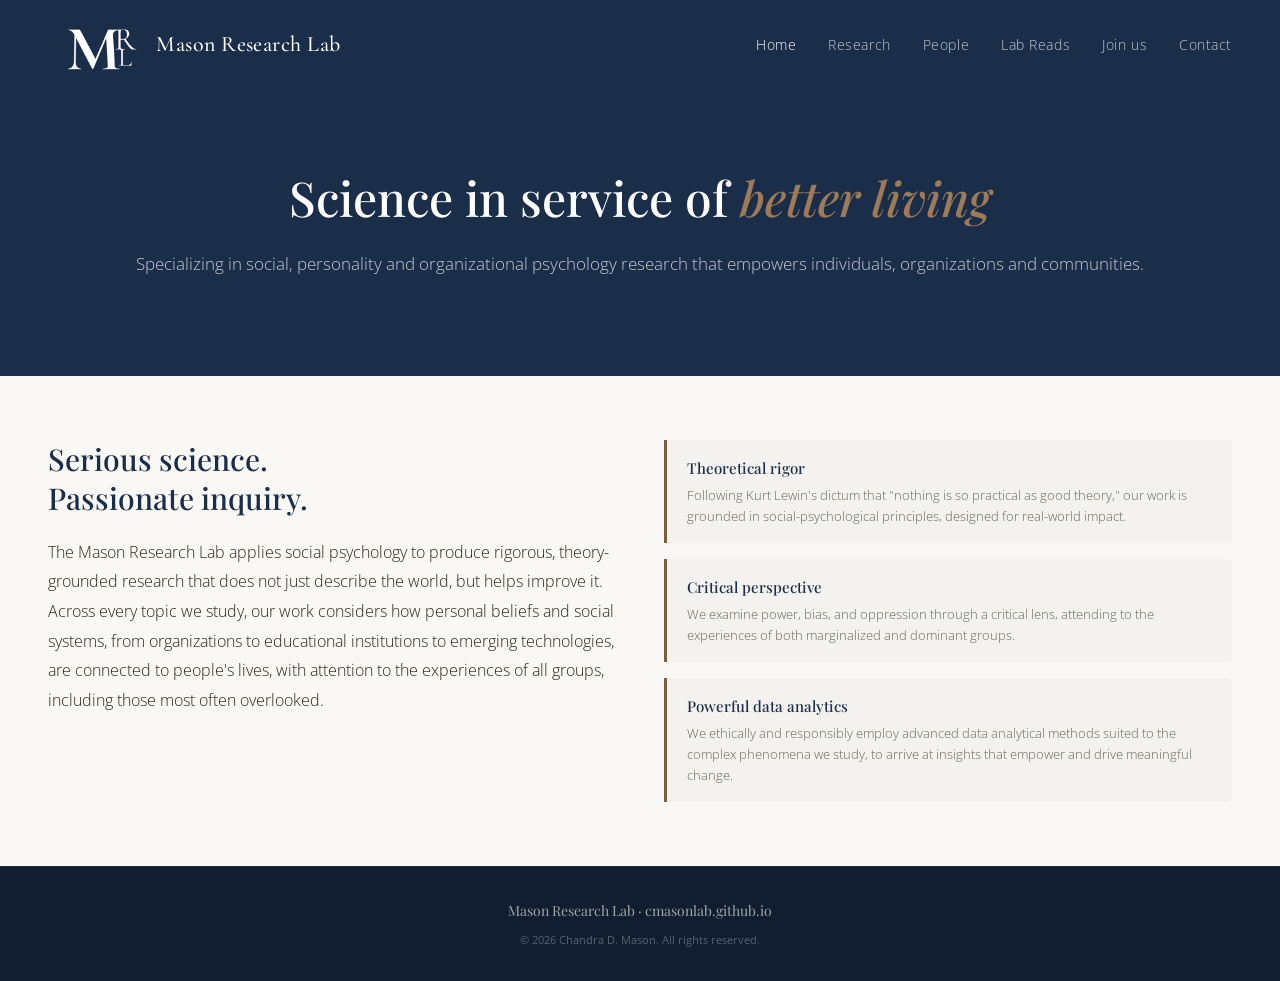
<file: index.html>
<!DOCTYPE html>
<html lang="en">
<head>
  <meta charset="UTF-8">
  <meta name="viewport" content="width=device-width, initial-scale=1.0">
  <title>Mason Research Lab</title>
  <meta name="description" content="The Mason Research Lab applies rigorous social-psychological research to understand and dismantle oppression, extending this work to examine how artificial intelligence affects individuals, institutions, and society.">
  <link rel="stylesheet" href="style.css">
</head>
<body>

  <nav>
    <a href="index.html" class="nav-brand">
      <img src="logo.png" alt="Mason Research Lab logo">
      Mason Research Lab
    </a>
    <ul class="nav-links">
      <li><a href="index.html" class="active">Home</a></li>
      <li><a href="research.html">Research</a></li>
      <li><a href="people.html">People</a></li>
      <li><a href="reading.html">Lab Reads</a></li>
      <li><a href="join.html">Join us</a></li>
      <li><a href="contact.html">Contact</a></li>
    </ul>
  </nav>

  <!-- HERO -->
  <div class="hero">
    <div class="hero-content">
      <h1>Science in service of <em>better living</em></h1>
      <p class="hero-desc">Specializing in social, personality and organizational psychology research that empowers individuals, organizations and communities.</p>
    </div>
  </div>

  <!-- ABOUT -->
  <div class="section">
    <div class="about-grid">
      <div>
        <h2>Serious science.<br>Passionate inquiry.</h2>
        <div class="about-text">
          <p>The Mason Research Lab applies social psychology to produce rigorous, theory-grounded research that does not just describe the world, but helps improve it. Across every topic we study, our work considers how personal beliefs and social systems, from organizations to educational institutions to emerging technologies, are connected to people's lives, with attention to the experiences of all groups, including those most often overlooked.</p>
            </div>
      </div>
      <div class="pillars">
        <div class="pillar">
          <div class="pillar-title">Theoretical rigor</div>
          <div class="pillar-desc">Following Kurt Lewin's dictum that "nothing is so practical as good theory," our work is grounded in social-psychological principles, designed for real-world impact.</div>
        </div>
        <div class="pillar">
          <div class="pillar-title">Critical perspective</div>
          <div class="pillar-desc">We examine power, bias, and oppression through a critical lens, attending to the experiences of both marginalized and dominant groups.</div>
        </div>
        <div class="pillar">
          <div class="pillar-title">Powerful data analytics</div>
          <div class="pillar-desc">We ethically and responsibly employ advanced data analytical methods suited to the complex phenomena we study, to arrive at insights that empower and drive meaningful change.</div>
        </div>
      </div>
    </div>
  </div>

  <footer>
    <div class="footer-brand">Mason Research Lab · cmasonlab.github.io</div>
    <div class="footer-copy">© 2026 Chandra D. Mason. All rights reserved.</div>
  </footer>

</body>
</html>
</file>
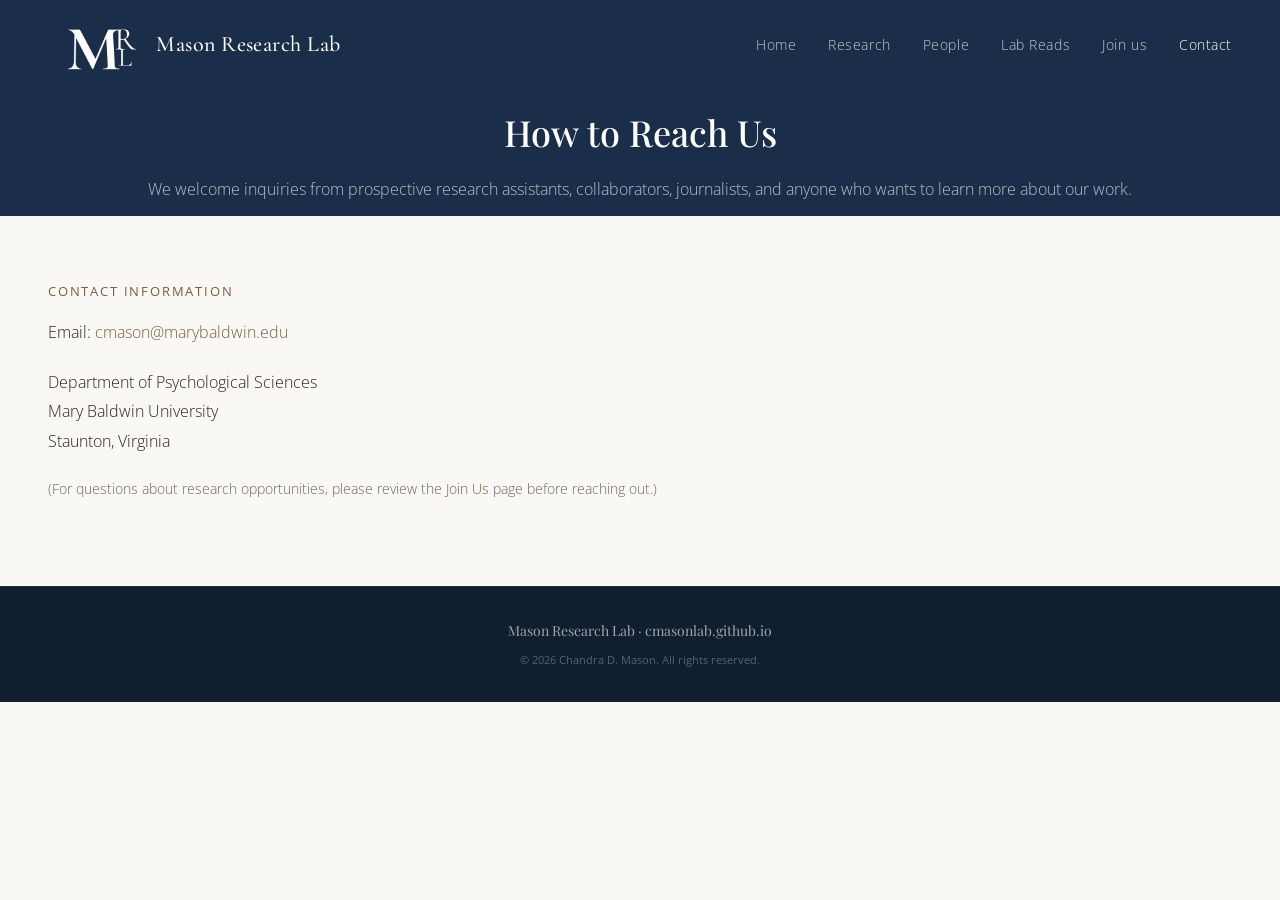
<file: contact.html>
<!DOCTYPE html>
<html lang="en">
<head>
  <meta charset="UTF-8">
  <meta name="viewport" content="width=device-width, initial-scale=1.0">
  <title>Contact | Mason Research Lab</title>
  <meta name="description" content="Contact the Mason Research Lab.">
  <link rel="stylesheet" href="style.css">
</head>
<body>

  <nav>
    <a href="index.html" class="nav-brand">
      <img src="logo.png" alt="Mason Research Lab logo">
      Mason Research Lab
    </a>
    <ul class="nav-links">
      <li><a href="index.html">Home</a></li>
      <li><a href="research.html">Research</a></li>
      <li><a href="people.html">People</a></li>
      <li><a href="reading.html">Lab Reads</a></li>
      <li><a href="join.html">Join us</a></li>
      <li><a href="contact.html" class="active">Contact</a></li>
    </ul>
  </nav>

  <div class="page-header">
    <div class="page-header-content">
      <h1>How to Reach Us</h1>
      <p>We welcome inquiries from prospective research assistants, collaborators, journalists, and anyone who wants to learn more about our work.</p>
    </div>
  </div>

  <div class="section">
    <div class="content-block">
      <div class="section-label">Contact information</div>
      <p style="margin-top:1rem;">
        Email: <a href="mailto:cmason@marybaldwin.edu">cmason@marybaldwin.edu</a>
      </p>
      <p>
        Department of Psychological Sciences<br>
        Mary Baldwin University<br>
        Staunton, Virginia
      </p>
      <p style="font-size:14px;color:var(--gray-text);">
        (For questions about research opportunities, please review the <a href="join.html">Join Us</a> page before reaching out.)
      </p>
    </div>
  </div>

  <footer>
    <div class="footer-brand">Mason Research Lab · cmasonlab.github.io</div>
    <div class="footer-copy">© 2026 Chandra D. Mason. All rights reserved.</div>
  </footer>

</body>
</html>
</file>
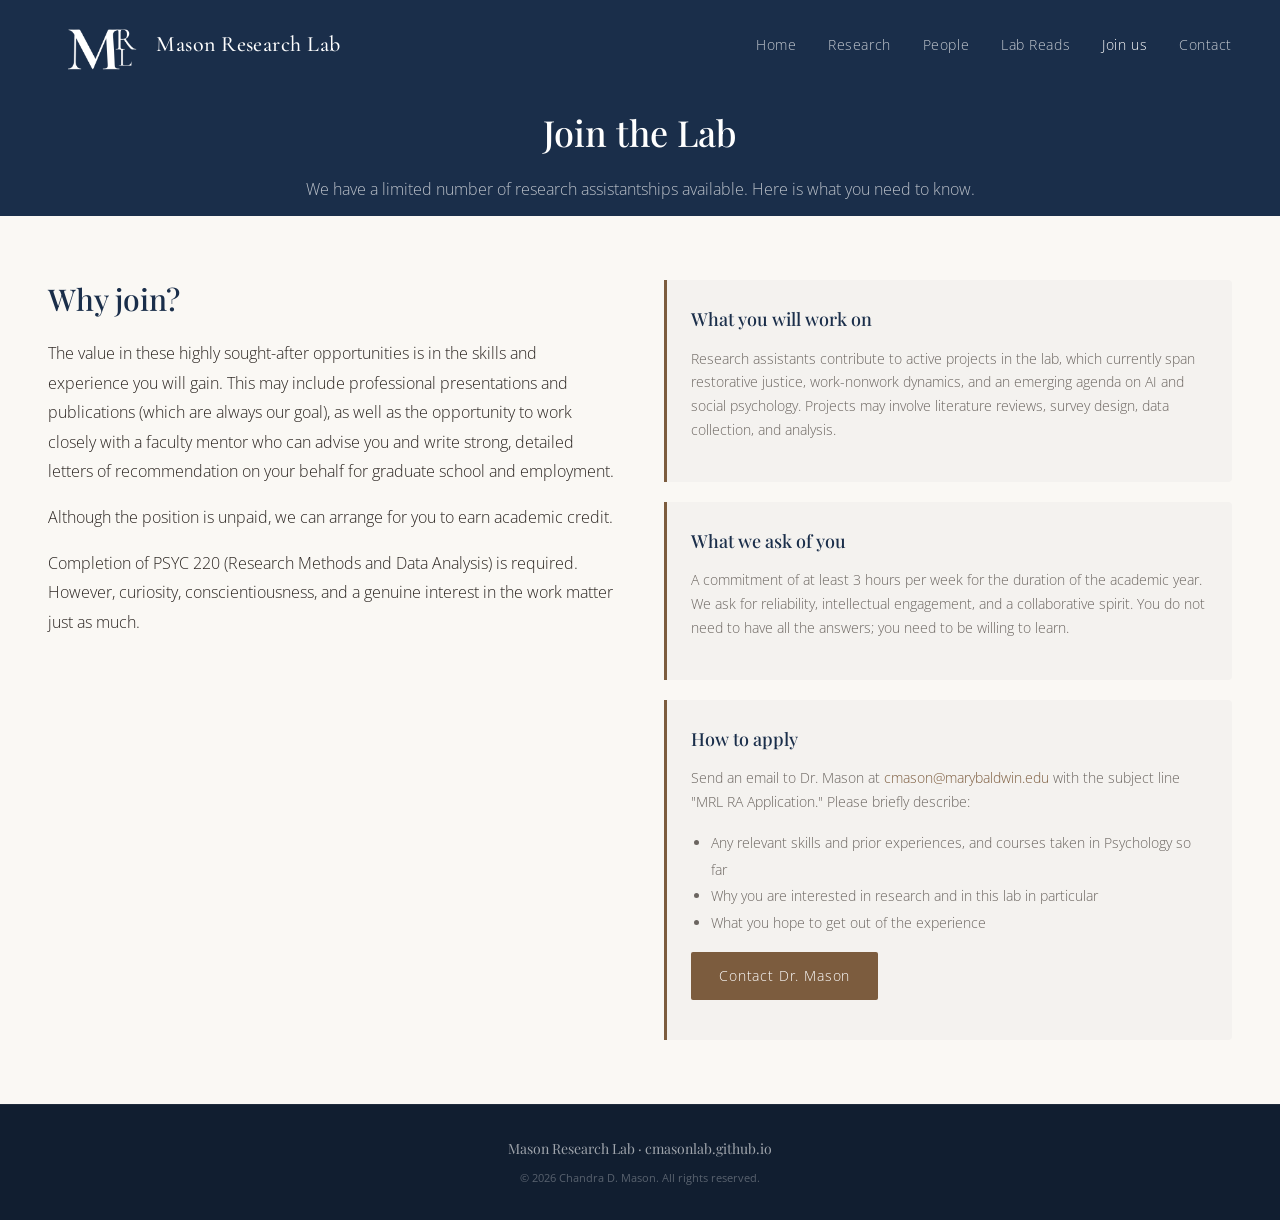
<file: join.html>
<!DOCTYPE html>
<html lang="en">
<head>
  <meta charset="UTF-8">
  <meta name="viewport" content="width=device-width, initial-scale=1.0">
  <title>Join Us | Mason Research Lab</title>
  <meta name="description" content="Opportunities to join the Mason Research Lab as a research assistant.">
  <link rel="stylesheet" href="style.css">
</head>
<body>

  <nav>
    <a href="index.html" class="nav-brand">
      <img src="logo.png" alt="Mason Research Lab logo">
      Mason Research Lab
    </a>
    <ul class="nav-links">
      <li><a href="index.html">Home</a></li>
      <li><a href="research.html">Research</a></li>
      <li><a href="people.html">People</a></li>
      <li><a href="reading.html">Lab Reads</a></li>
      <li><a href="join.html" class="active">Join us</a></li>
      <li><a href="contact.html">Contact</a></li>
    </ul>
  </nav>

  <div class="page-header">
    <div class="page-header-content">
      <h1>Join the Lab</h1>
      <p>We have a limited number of research assistantships available. Here is what you need to know.</p>
    </div>
  </div>

  <div class="section">
    <div class="join-grid">

      <div>
        <h2>Why join?</h2>
        <div class="about-text">
          <p>The value in these highly sought-after opportunities is in the skills and experience you will gain. This may include professional presentations and publications (which are always our goal), as well as the opportunity to work closely with a faculty mentor who can advise you and write strong, detailed letters of recommendation on your behalf for graduate school and employment.</p>
          <p>Although the position is unpaid, we can arrange for you to earn academic credit.</p>
          <p>Completion of PSYC 220 (Research Methods and Data Analysis) is required. However, curiosity, conscientiousness, and a genuine interest in the work matter just as much.</p>
        </div>
      </div>

      <div style="display:flex;flex-direction:column;gap:1.25rem;">
        <div class="join-card">
          <h3>What you will work on</h3>
          <p>Research assistants contribute to active projects in the lab, which currently span restorative justice, work-nonwork dynamics, and an emerging agenda on AI and social psychology. Projects may involve literature reviews, survey design, data collection, and analysis.</p>
        </div>
        <div class="join-card">
          <h3>What we ask of you</h3>
          <p>A commitment of at least 3 hours per week for the duration of the academic year. We ask for reliability, intellectual engagement, and a collaborative spirit. You do not need to have all the answers; you need to be willing to learn.</p>
        </div>
        <div class="join-card">
          <h3>How to apply</h3>
          <p>Send an email to Dr. Mason at <a href="mailto:cmason@marybaldwin.edu">cmason@marybaldwin.edu</a> with the subject line "MRL RA Application." Please briefly describe:</p>
          <ul style="margin-top:0.5rem;padding-left:1.25rem;font-size:14px;font-weight:300;color:var(--gray-text);line-height:1.9;">
            <li>Any relevant skills and prior experiences, and courses taken in Psychology so far</li>
            <li>Why you are interested in research and in this lab in particular</li>
            <li>What you hope to get out of the experience</li>
          </ul>
          <p style="margin-top:1rem;">
            <a href="contact.html" class="btn">Contact Dr. Mason</a>
          </p>
        </div>
      </div>

    </div>
  </div>

  <footer>
    <div class="footer-brand">Mason Research Lab · cmasonlab.github.io</div>
    <div class="footer-copy">© 2026 Chandra D. Mason. All rights reserved.</div>
  </footer>

</body>
</html>
</file>
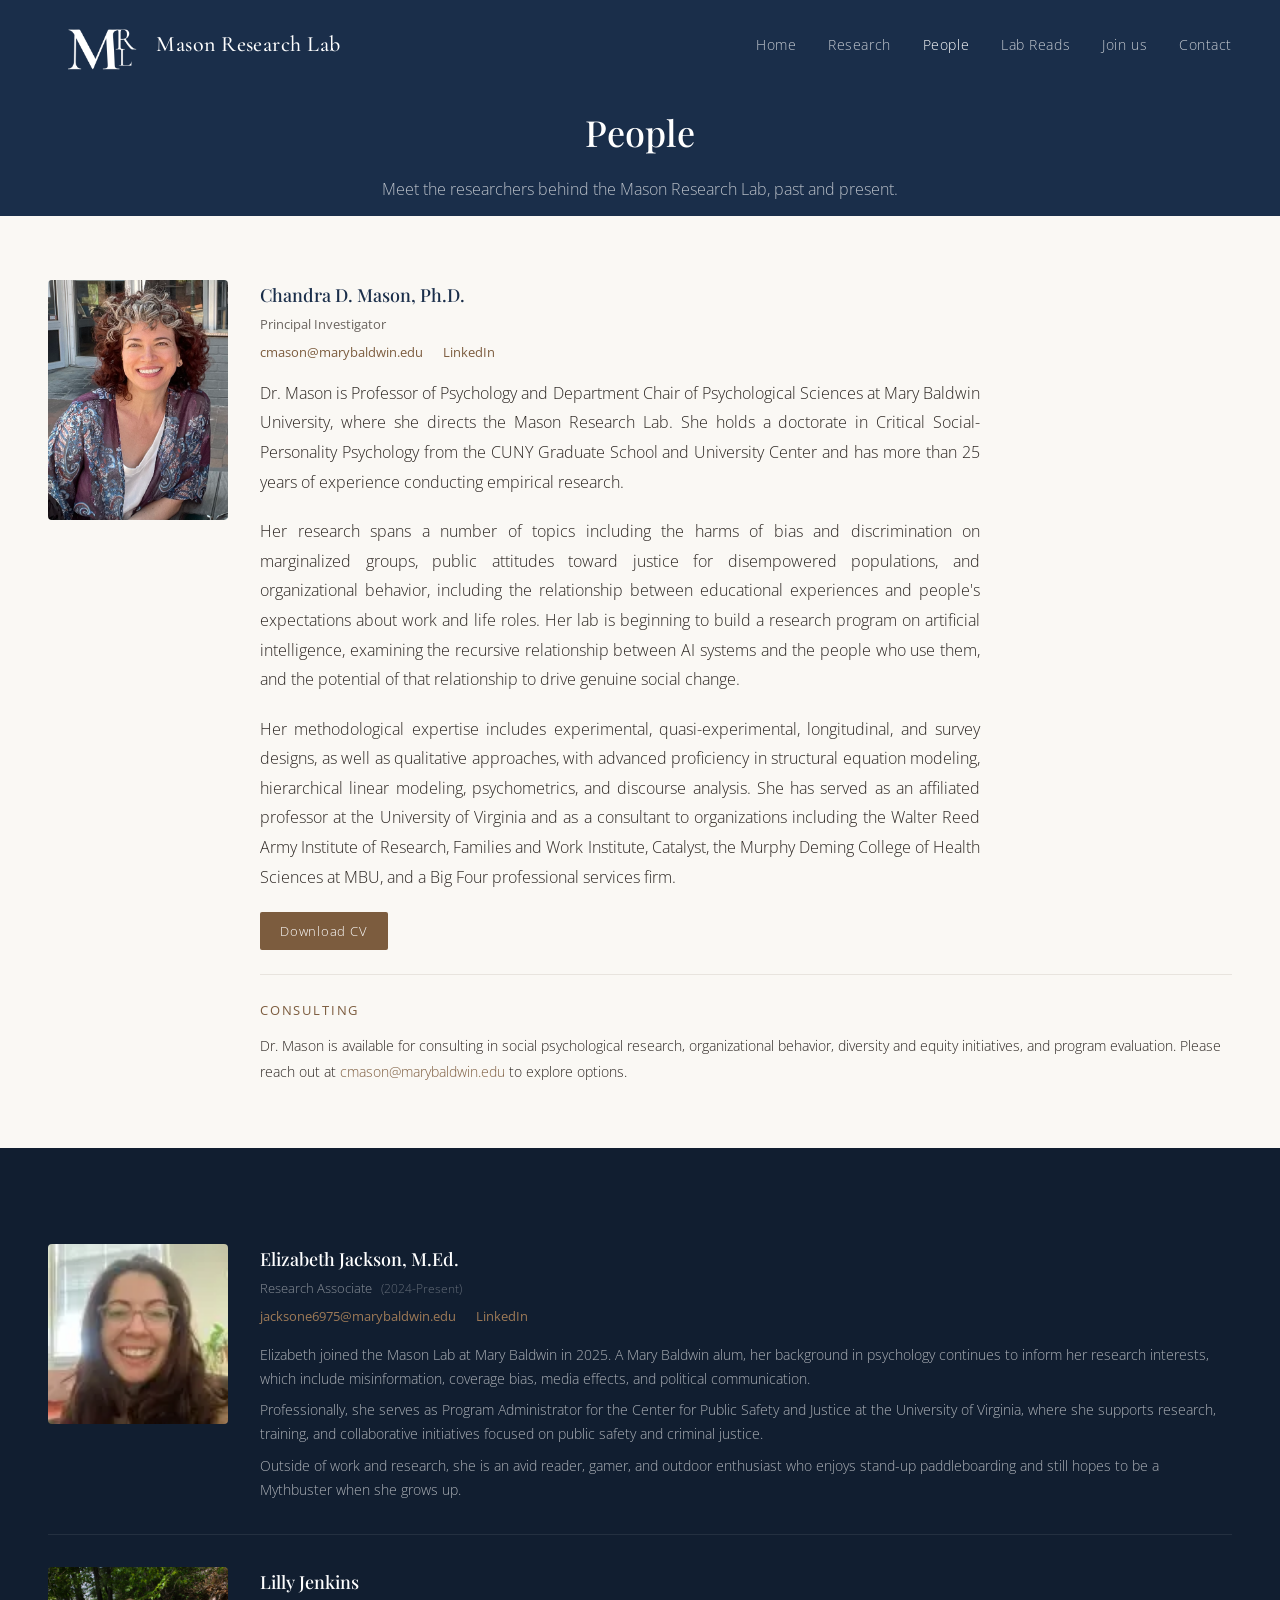
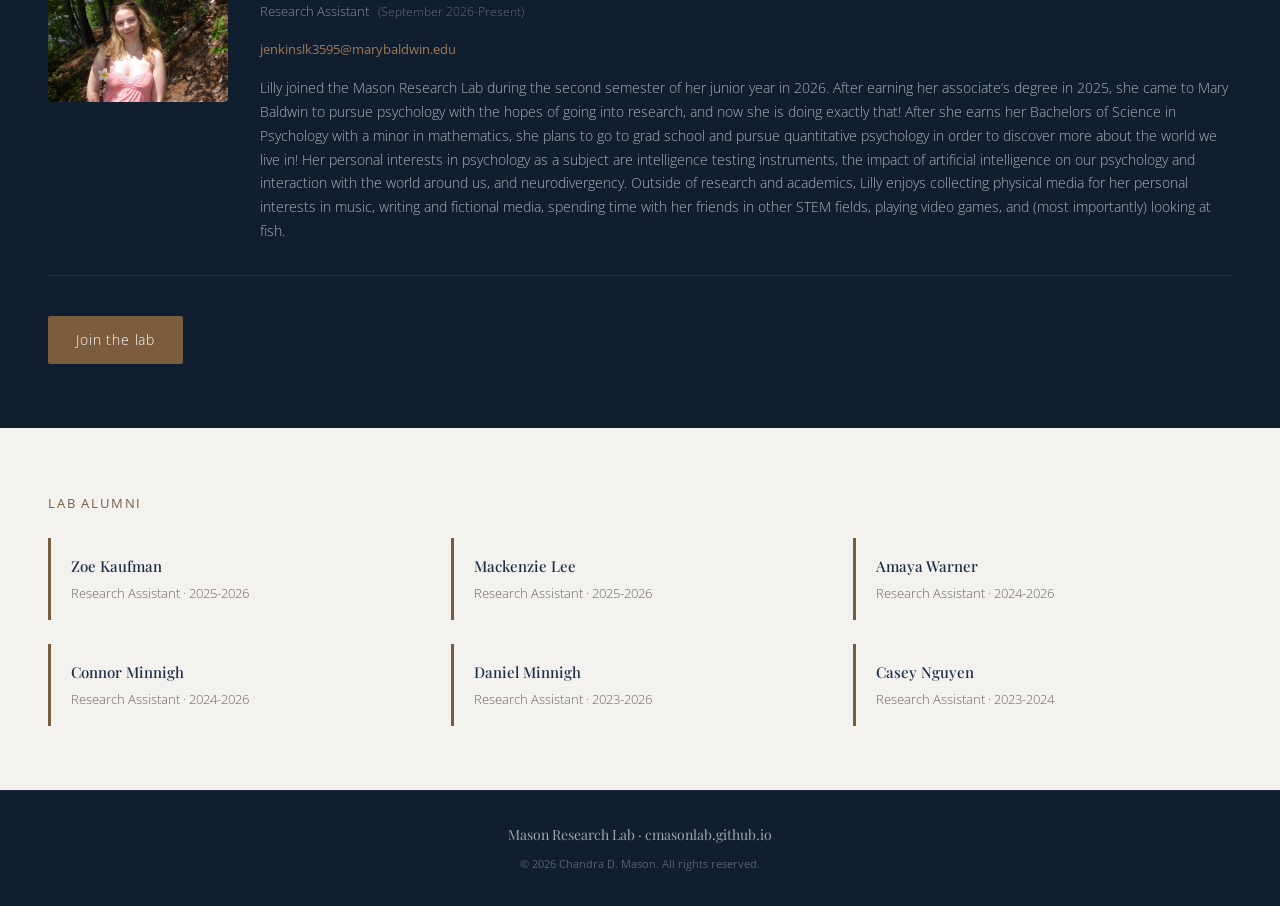
<file: people.html>
<!DOCTYPE html>
<html lang="en">
<head>
  <meta charset="UTF-8">
  <meta name="viewport" content="width=device-width, initial-scale=1.0">
  <title>People | Mason Research Lab</title>
  <meta name="description" content="Meet the members and alumni of the Mason Research Lab.">
  <link rel="stylesheet" href="style.css">
</head>
<body>

  <nav>
    <a href="index.html" class="nav-brand">
      <img src="logo.png" alt="Mason Research Lab logo">
      Mason Research Lab
    </a>
    <ul class="nav-links">
      <li><a href="index.html">Home</a></li>
      <li><a href="research.html">Research</a></li>
      <li><a href="people.html" class="active">People</a></li>
      <li><a href="reading.html">Lab Reads</a></li>
      <li><a href="join.html">Join us</a></li>
      <li><a href="contact.html">Contact</a></li>
    </ul>
  </nav>

  <div class="page-header">
    <div class="page-header-content">
      <h1>People</h1>
      <p>Meet the researchers behind the Mason Research Lab, past and present.</p>
    </div>
  </div>

  <!-- ============================================================
       PRINCIPAL INVESTIGATOR
       ============================================================ -->
  <!-- ============================================================
     PRINCIPAL INVESTIGATOR
     ============================================================ -->
<div class="section">
  <div style="display:grid;grid-template-columns:180px 1fr;gap:2rem;align-items:start;">
    <img src="chandra-mason.png" alt="Chandra Mason" style="width:100%;border-radius:4px;">
    <div>
      <div class="member-name" style="font-size:18px;color:var(--navy);">Chandra D. Mason, Ph.D.</div>
      <div style="font-size:13px;color:var(--gray-text);margin-bottom:0.35rem;">Principal Investigator</div>
      <div style="display:flex;gap:1.25rem;margin-bottom:1rem;">
        <a href="mailto:cmason@marybaldwin.edu" style="font-size:13px;color:var(--brown);">cmason@marybaldwin.edu</a>
        <a href="https://www.linkedin.com/in/chandra-d-mason" style="font-size:13px;color:var(--brown);">LinkedIn</a>
      </div>
      <div class="content-block" style="text-align:justify;">
<p>Dr. Mason is Professor of Psychology and Department Chair of Psychological Sciences at Mary Baldwin University, where she directs the Mason Research Lab. She holds a doctorate in Critical Social-Personality Psychology from the CUNY Graduate School and University Center and has more than 25 years of experience conducting empirical research.</p>
<p>Her research spans a number of topics including the harms of bias and discrimination on marginalized groups, public attitudes toward justice for disempowered populations, and organizational behavior, including the relationship between educational experiences and people's expectations about work and life roles. Her lab is beginning to build a research program on artificial intelligence, examining the recursive relationship between AI systems and the people who use them, and the potential of that relationship to drive genuine social change.</p>
<p>Her methodological expertise includes experimental, quasi-experimental, longitudinal, and survey designs, as well as qualitative approaches, with advanced proficiency in structural equation modeling, hierarchical linear modeling, psychometrics, and discourse analysis. She has served as an affiliated professor at the University of Virginia and as a consultant to organizations including the Walter Reed Army Institute of Research, Families and Work Institute, Catalyst, the Murphy Deming College of Health Sciences at MBU, and a Big Four professional services firm.</p>      </div>
      <p style="margin-top:1.25rem;">
        <a href="CV_Mason_June_2026.pdf" class="btn btn-sm">Download CV</a>
      </p>
      <div style="margin-top:1.5rem;padding-top:1.5rem;border-top:1px solid var(--gray-mid);">
  <div class="section-label" style="color:var(--brown);">Consulting</div>
  <p style="font-size:14px;font-weight:300;color:var(--text-dark);line-height:1.8;margin-top:0.5rem;">Dr. Mason is available for consulting in social psychological research, organizational behavior, diversity and equity initiatives, and program evaluation. Please reach out at <a href="mailto:cmason@marybaldwin.edu">cmason@marybaldwin.edu</a> to explore options.</p>
</div>
    </div>
  </div>
</div>

  <!-- ============================================================
       CURRENT MEMBERS
       ============================================================ -->
  <div class="section section-dark">
    <!-- ELIZABETH JACKSON -->
    <div style="margin-top:2rem;padding-bottom:2rem;border-bottom:1px solid rgba(255,255,255,0.08);">
      <div style="display:grid;grid-template-columns:180px 1fr;gap:2rem;align-items:start;">
        <img src="elizabeth-jackson.png" alt="Elizabeth Jackson" style="width:100%;border-radius:4px;">
        <div>
          <div class="member-name" style="font-size:18px;">Elizabeth Jackson, M.Ed.</div>
          <div class="member-role" style="margin-bottom:0.35rem;">Research Associate <span class="member-years">(2024-Present)</span></div>
          <div style="display:flex;gap:1.25rem;margin-bottom:1rem;">
            <a href="mailto:jacksone6975@marybaldwin.edu" style="font-size:13px;color:var(--brown-light);">jacksone6975@marybaldwin.edu</a>
            <a href="https://www.linkedin.com/in/elizabeth-jackson-11251b60" style="font-size:13px;color:var(--brown-light);">LinkedIn</a>
          </div>
          <div class="member-bio">Elizabeth joined the Mason Lab at Mary Baldwin in 2025. A Mary Baldwin alum, her background in psychology continues to inform her research interests, which include misinformation, coverage bias, media effects, and political communication.</div>
          <div class="member-bio" style="margin-top:0.5rem;">Professionally, she serves as Program Administrator for the Center for Public Safety and Justice at the University of Virginia, where she supports research, training, and collaborative initiatives focused on public safety and criminal justice.</div>
          <div class="member-bio" style="margin-top:0.5rem;">Outside of work and research, she is an avid reader, gamer, and outdoor enthusiast who enjoys stand-up paddleboarding and still hopes to be a Mythbuster when she grows up.</div>
        </div>
      </div>
    </div>

    <!-- LILLY JENKINS -->
     <div style="margin-top:2rem;padding-bottom:2rem;border-bottom:1px solid rgba(255,255,255,0.08);">
      <div style="display:grid;grid-template-columns:180px 1fr;gap:2rem;align-items:start;">
        <img src="Lilly Jenkins.jpg" alt="Lilly Jenkins" style="width:100%;border-radius:4px;">
        <div>
          <div class="member-name" style="font-size:18px;">Lilly Jenkins</div>
          <div class="member-role" style="margin-bottom:1rem;">Research Assistant <span class="member-years">(September 2026-Present)</span></div>
          <div style="display:flex;gap:1.25rem;margin-bottom:1rem;">
            <a href="mailto:jenkinslk3595@marybaldwin.edu" style="font-size:13px;color:var(--brown-light);">jenkinslk3595@marybaldwin.edu</a>
          </div>
          <div class="member-bio">Lilly joined the Mason Research Lab during the second semester of her junior year in 2026. After earning her associate’s degree in 2025, she came to Mary Baldwin to pursue psychology with the hopes of going into research, and now she is doing exactly that! After she earns her Bachelors of Science in Psychology with a minor in mathematics, she plans to go to grad school and pursue quantitative psychology in order to discover more about the world we live in! Her personal interests in psychology as a subject are intelligence testing instruments, the impact of artificial intelligence on our psychology and interaction with the world around us, and neurodivergency. Outside of research and academics, Lilly enjoys collecting physical media for her personal interests in music, writing and fictional media, spending time with her friends in other STEM fields, playing video games, and (most importantly) looking at fish. </div>
        </div>
      </div>
    </div>

    <p style="margin-top:2.5rem;">
      <a href="join.html" class="btn">Join the lab</a>
    </p>
  </div>

  <!-- ============================================================
       LAB ALUMNI
       ============================================================ -->
  <div class="section section-alt">
    <div class="section-label">Lab Alumni</div>
    <div style="display:grid;grid-template-columns:repeat(3,1fr);gap:1.5rem;margin-top:1.5rem;">
      <div class="pillar">
        <div class="pillar-title">Zoe Kaufman</div>
        <div class="pillar-desc">Research Assistant · 2025-2026</div>
      </div>
      <div class="pillar">
        <div class="pillar-title">Mackenzie Lee</div>
        <div class="pillar-desc">Research Assistant · 2025-2026</div>
      </div>
      <div class="pillar">
        <div class="pillar-title">Amaya Warner</div>
        <div class="pillar-desc">Research Assistant · 2024-2026</div>
      </div>
       <div class="pillar">
        <div class="pillar-title">Connor Minnigh</div>
        <div class="pillar-desc">Research Assistant · 2024-2026</div>
      </div>
      <div class="pillar">
        <div class="pillar-title">Daniel Minnigh</div>
        <div class="pillar-desc">Research Assistant · 2023-2026</div>
      </div>
      <div class="pillar">
        <div class="pillar-title">Casey Nguyen</div>
        <div class="pillar-desc">Research Assistant · 2023-2024</div>
      </div>
    </div>
  </div>

  <footer>
    <div class="footer-brand">Mason Research Lab · cmasonlab.github.io</div>
    <div class="footer-copy">© 2026 Chandra D. Mason. All rights reserved.</div>
  </footer>

</body>
</html>
</file>
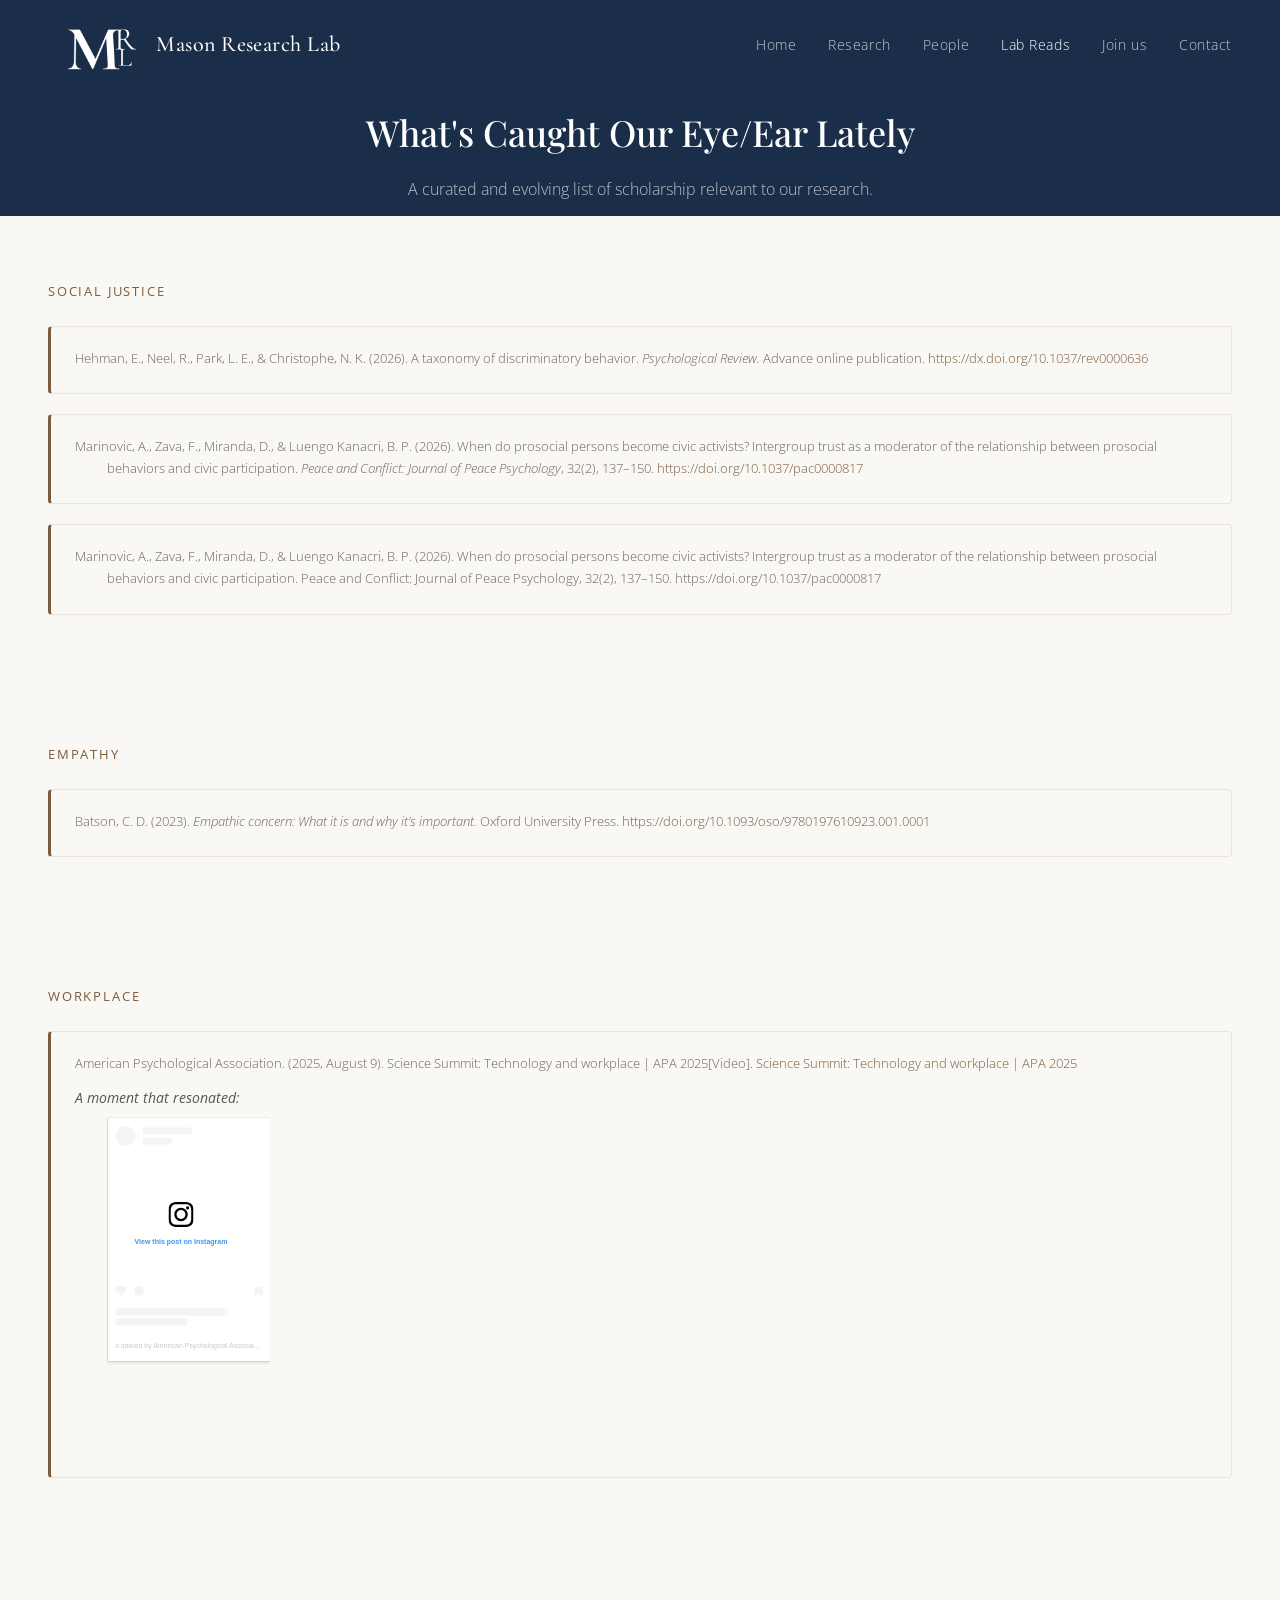
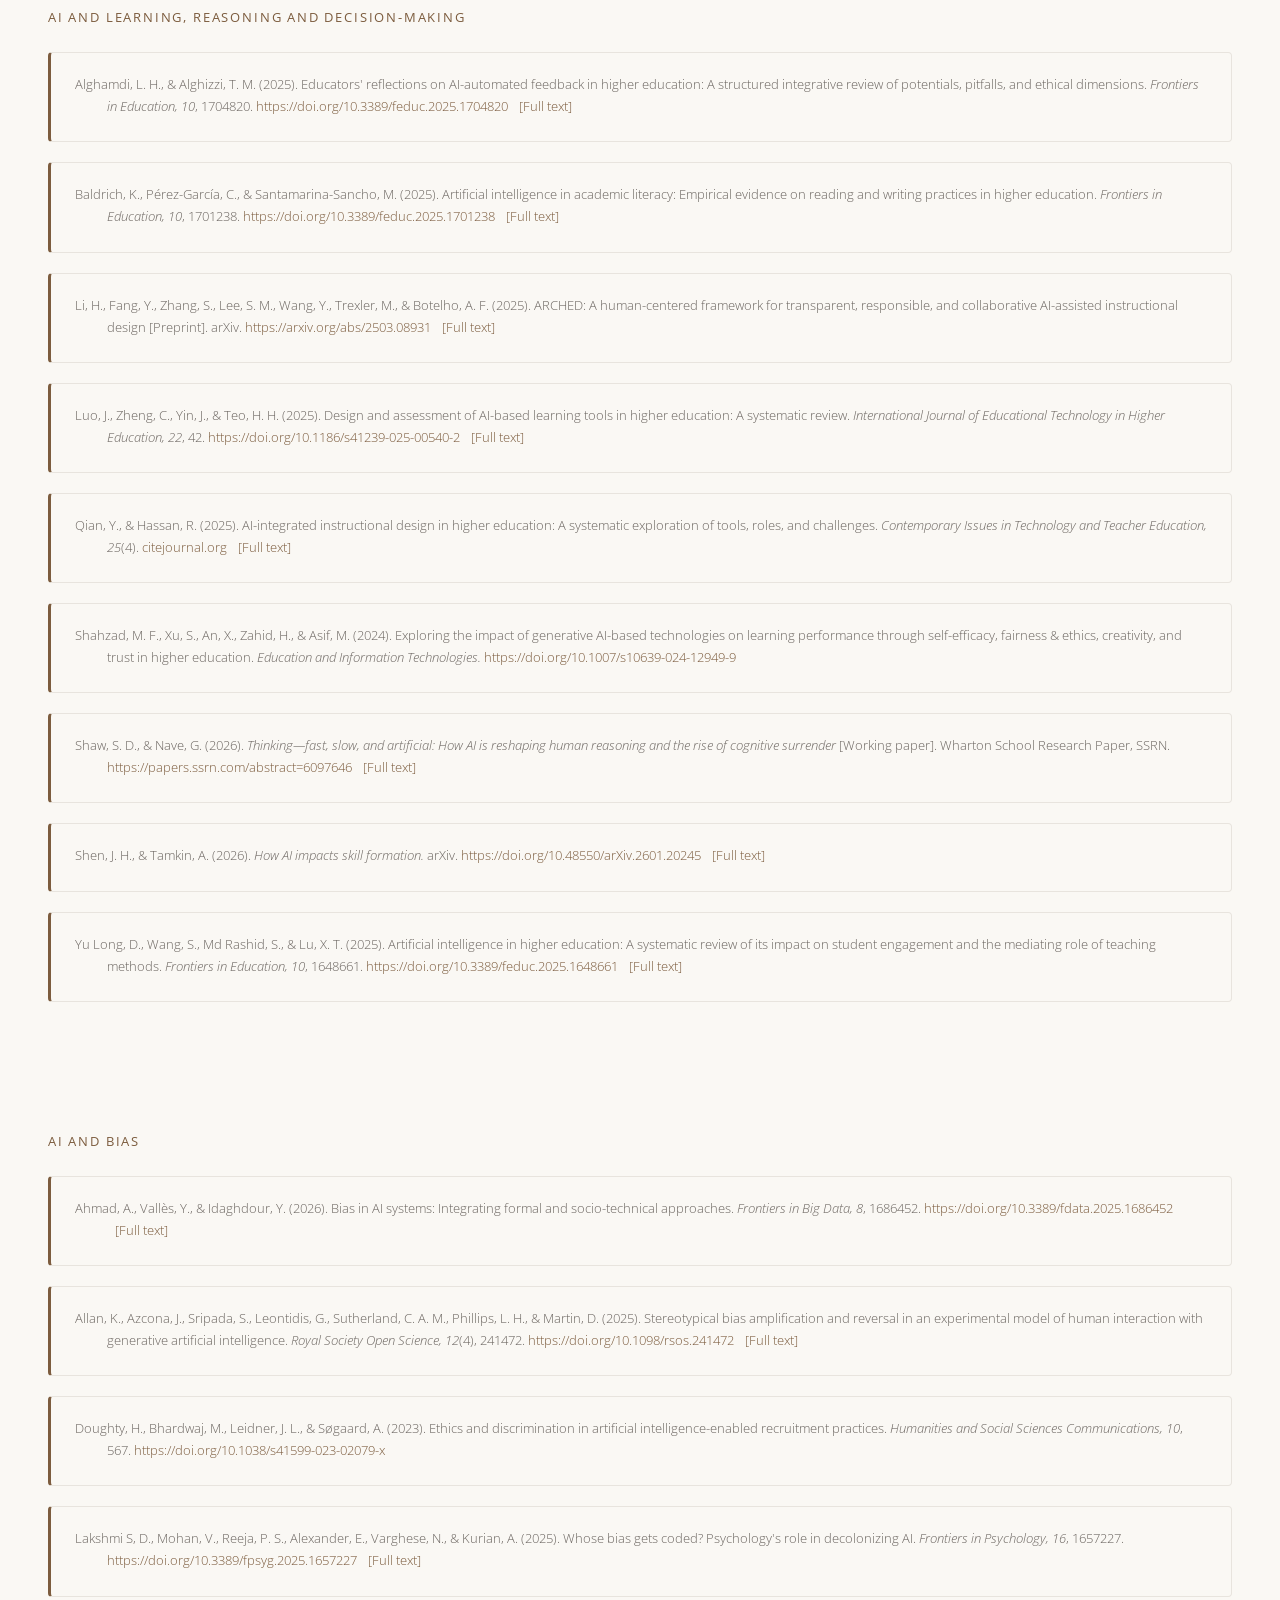
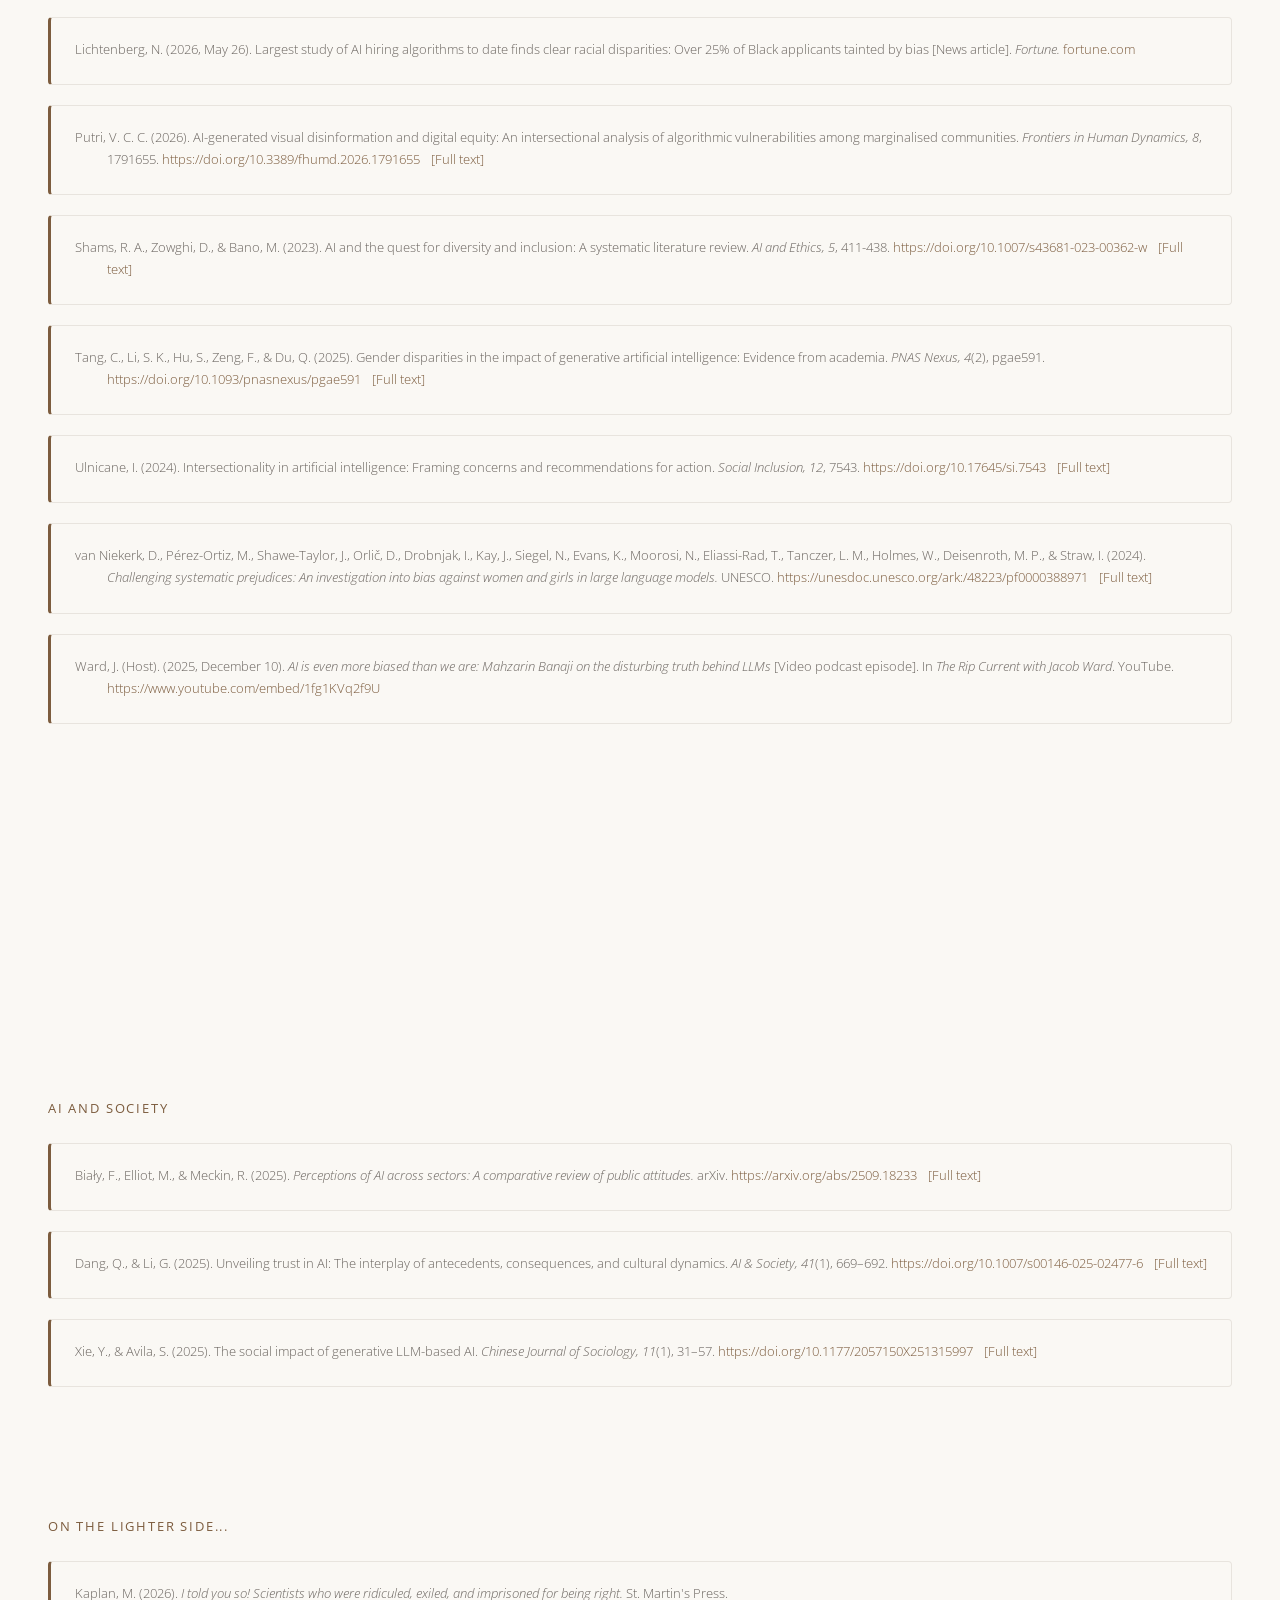
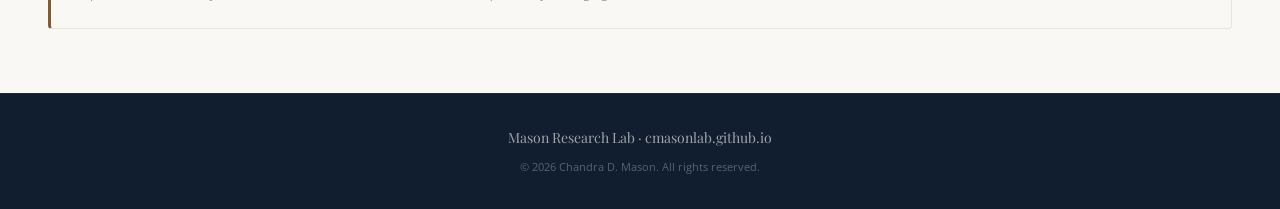
<file: reading.html>
<!DOCTYPE html>
<html lang="en">
<head>
  <meta charset="UTF-8">
  <meta name="viewport" content="width=device-width, initial-scale=1.0">
  <title>What's Caught Our Eye Lately | Mason Research Lab</title>
  <meta name="description" content="A curated and evolving list of scholarship relevant to our research.">
  <link rel="stylesheet" href="style.css">
</head>
<body>

  <nav>
    <a href="index.html" class="nav-brand">
      <img src="logo.png" alt="Mason Research Lab logo">
      Mason Research Lab
    </a>
    <ul class="nav-links">
      <li><a href="index.html">Home</a></li>
      <li><a href="research.html">Research</a></li>
      <li><a href="people.html">People</a></li>
      <li><a href="reading.html" class="active">Lab Reads</a></li>
      <li><a href="join.html">Join us</a></li>
      <li><a href="contact.html">Contact</a></li>
    </ul>
  </nav>

  <div class="page-header">
    <div class="page-header-content">
      <h1>What's Caught Our Eye/Ear Lately</h1>
      <p>A curated and evolving list of scholarship relevant to our research.</p>
    </div>
  </div>

  <!-- ============================================================
       READING LIST
       To add a new entry, copy one of the .pub-item blocks below.
       Most recent additions at the top.
       Format: APA citation. Add a one-sentence annotation if useful.
       Only link to full text if open access or preprint.
       ============================================================ -->
  <div class="section">
    <div class="section-label">Social Justice</div>
  
      <!-- ENTRY — Copy this block to add a new citation -->
     <ul class="pub-list" style="margin-top:1.5rem;">
  <li class="pub-item">
    <div class="pub-authors">Hehman, E., Neel, R., Park, L. E., &amp; Christophe, N. K. (2026). A taxonomy of discriminatory behavior. <em>Psychological Review.</em> Advance online publication. <a href="https://dx.doi.org/10.1037/rev0000636">https://dx.doi.org/10.1037/rev0000636</a></div>
  </li>
  <li class="pub-item">
    <div class="pub-authors">Marinovic, A., Zava, F., Miranda, D., & Luengo Kanacri, B. P. (2026). When do prosocial persons become civic activists? Intergroup trust as a moderator of the relationship between prosocial behaviors and civic participation. <em>Peace and Conflict: Journal of Peace Psychology</em>, 32(2), 137–150. <a href="https://doi.org/10.1037/pac0000817">https://doi.org/10.1037/pac0000817</a></div>
  </li>
  <li class="pub-item">
    <div class="pub-authors">Marinovic, A., Zava, F., Miranda, D., & Luengo Kanacri, B. P. (2026). When do prosocial persons become civic activists? Intergroup trust as a moderator of the relationship between prosocial behaviors and civic participation. Peace and Conflict: Journal of Peace Psychology, 32(2), 137–150. https://doi.org/10.1037/pac0000817</div>
  </li>
</ul>
</div>
<div class="section">
  <div class="section-label">Empathy</div>
  <ul class="pub-list" style="margin-top:1.5rem;">
    <li class="pub-item">
      <div class="pub-authors">Batson, C. D. (2023). <em>Empathic concern: What it is and why it's important.</em> Oxford University Press. <a href="https://doi.org/10.1093/oso/9780197610923.001.0001">https://doi.org/10.1093/oso/9780197610923.001.0001</a></div>
    </li>
  </ul>
</div>
<div class="section">
    <div class="section-label">Workplace</div>
  
      <!-- ENTRY — Copy this block to add a new citation -->
<ul class="pub-list" style="margin-top:1.5rem;">
  <li class="pub-item">
    <div class="pub-authors">American Psychological Association. (2025, August 9). Science Summit: Technology and workplace | APA 2025[Video]. <a href="https://www.youtube.com/watch?v=uDXEGq_Dlgc">Science Summit: Technology and workplace | APA 2025</a></div>

    <p style="font-size:0.85em; color:#555; font-style:italic; margin:0.75rem 0 0.5rem;">
      A moment that resonated:
    </p>

    <!-- ===================================================== -->
    <!-- SCALE WRAPPER: shrinks the Instagram embed visually.   -->
    <!-- Adjust --ig-scale to resize; adjust --ig-height if     -->
    <!-- there's blank space below or the caption looks cut off -->
    <!-- (Instagram's real height varies with caption length).  -->
    <!-- ===================================================== -->
    <div style="--ig-scale:0.5; --ig-height:680px; width:calc(326px * var(--ig-scale)); height:calc(var(--ig-height) * var(--ig-scale)); overflow:hidden;">
      <div style="transform:scale(var(--ig-scale)); transform-origin:top left; width:326px;">

  <blockquote class="instagram-media" data-instgrm-captioned data-instgrm-permalink="https://www.instagram.com/reel/Da5-HQHoP9A/?utm_source=ig_embed&amp;utm_campaign=loading" data-instgrm-version="14" style=" background:#FFF; border:0; border-radius:3px; box-shadow:0 0 1px 0 rgba(0,0,0,0.5),0 1px 10px 0 rgba(0,0,0,0.15); margin: 1px; max-width:540px; min-width:326px; padding:0; width:99.375%; width:-webkit-calc(100% - 2px); width:calc(100% - 2px);"><div style="padding:16px;"> <a href="https://www.instagram.com/reel/Da5-HQHoP9A/?utm_source=ig_embed&amp;utm_campaign=loading" style=" background:#FFFFFF; line-height:0; padding:0 0; text-align:center; text-decoration:none; width:100%;" target="_blank"> <div style=" display: flex; flex-direction: row; align-items: center;"> <div style="background-color: #F4F4F4; border-radius: 50%; flex-grow: 0; height: 40px; margin-right: 14px; width: 40px;"></div> <div style="display: flex; flex-direction: column; flex-grow: 1; justify-content: center;"> <div style=" background-color: #F4F4F4; border-radius: 4px; flex-grow: 0; height: 14px; margin-bottom: 6px; width: 100px;"></div> <div style=" background-color: #F4F4F4; border-radius: 4px; flex-grow: 0; height: 14px; width: 60px;"></div></div></div><div style="padding: 19% 0;"></div> <div style="display:block; height:50px; margin:0 auto 12px; width:50px;"><svg width="50px" height="50px" viewBox="0 0 60 60" version="1.1" xmlns="https://www.w3.org/2000/svg" xmlns:xlink="https://www.w3.org/1999/xlink"><g stroke="none" stroke-width="1" fill="none" fill-rule="evenodd"><g transform="translate(-511.000000, -20.000000)" fill="#000000"><g><path d="M556.869,30.41 C554.814,30.41 553.148,32.076 553.148,34.131 C553.148,36.186 554.814,37.852 556.869,37.852 C558.924,37.852 560.59,36.186 560.59,34.131 C560.59,32.076 558.924,30.41 556.869,30.41 M541,60.657 C535.114,60.657 530.342,55.887 530.342,50 C530.342,44.114 535.114,39.342 541,39.342 C546.887,39.342 551.658,44.114 551.658,50 C551.658,55.887 546.887,60.657 541,60.657 M541,33.886 C532.1,33.886 524.886,41.1 524.886,50 C524.886,58.899 532.1,66.113 541,66.113 C549.9,66.113 557.115,58.899 557.115,50 C557.115,41.1 549.9,33.886 541,33.886 M565.378,62.101 C565.244,65.022 564.756,66.606 564.346,67.663 C563.803,69.06 563.154,70.057 562.106,71.106 C561.058,72.155 560.06,72.803 558.662,73.347 C557.607,73.757 556.021,74.244 553.102,74.378 C549.944,74.521 548.997,74.552 541,74.552 C533.003,74.552 532.056,74.521 528.898,74.378 C525.979,74.244 524.393,73.757 523.338,73.347 C521.94,72.803 520.942,72.155 519.894,71.106 C518.846,70.057 518.197,69.06 517.654,67.663 C517.244,66.606 516.755,65.022 516.623,62.101 C516.479,58.943 516.448,57.996 516.448,50 C516.448,42.003 516.479,41.056 516.623,37.899 C516.755,34.978 517.244,33.391 517.654,32.338 C518.197,30.938 518.846,29.942 519.894,28.894 C520.942,27.846 521.94,27.196 523.338,26.654 C524.393,26.244 525.979,25.756 528.898,25.623 C532.057,25.479 533.004,25.448 541,25.448 C548.997,25.448 549.943,25.479 553.102,25.623 C556.021,25.756 557.607,26.244 558.662,26.654 C560.06,27.196 561.058,27.846 562.106,28.894 C563.154,29.942 563.803,30.938 564.346,32.338 C564.756,33.391 565.244,34.978 565.378,37.899 C565.522,41.056 565.552,42.003 565.552,50 C565.552,57.996 565.522,58.943 565.378,62.101 M570.82,37.631 C570.674,34.438 570.167,32.258 569.425,30.349 C568.659,28.377 567.633,26.702 565.965,25.035 C564.297,23.368 562.623,22.342 560.652,21.575 C558.743,20.834 556.562,20.326 553.369,20.18 C550.169,20.033 549.148,20 541,20 C532.853,20 531.831,20.033 528.631,20.18 C525.438,20.326 523.257,20.834 521.349,21.575 C519.376,22.342 517.703,23.368 516.035,25.035 C514.368,26.702 513.342,28.377 512.574,30.349 C511.834,32.258 511.326,34.438 511.181,37.631 C511.035,40.831 511,41.851 511,50 C511,58.147 511.035,59.17 511.181,62.369 C511.326,65.562 511.834,67.743 512.574,69.651 C513.342,71.625 514.368,73.296 516.035,74.965 C517.703,76.634 519.376,77.658 521.349,78.425 C523.257,79.167 525.438,79.673 528.631,79.82 C531.831,79.965 532.853,80.001 541,80.001 C549.148,80.001 550.169,79.965 553.369,79.82 C556.562,79.673 558.743,79.167 560.652,78.425 C562.623,77.658 564.297,76.634 565.965,74.965 C567.633,73.296 568.659,71.625 569.425,69.651 C570.167,67.743 570.674,65.562 570.82,62.369 C570.966,59.17 571,58.147 571,50 C571,41.851 570.966,40.831 570.82,37.631"></path></g></g></g></svg></div><div style="padding-top: 8px;"> <div style=" color:#3897f0; font-family:Arial,sans-serif; font-size:14px; font-style:normal; font-weight:550; line-height:18px;">View this post on Instagram</div></div><div style="padding: 12.5% 0;"></div> <div style="display: flex; flex-direction: row; margin-bottom: 14px; align-items: center;"><div> <div style="background-color: #F4F4F4; border-radius: 50%; height: 12.5px; width: 12.5px; transform: translateX(0px) translateY(7px);"></div> <div style="background-color: #F4F4F4; height: 12.5px; transform: rotate(-45deg) translateX(3px) translateY(1px); width: 12.5px; flex-grow: 0; margin-right: 14px; margin-left: 2px;"></div> <div style="background-color: #F4F4F4; border-radius: 50%; height: 12.5px; width: 12.5px; transform: translateX(9px) translateY(-18px);"></div></div><div style="margin-left: 8px;"> <div style=" background-color: #F4F4F4; border-radius: 50%; flex-grow: 0; height: 20px; width: 20px;"></div> <div style=" width: 0; height: 0; border-top: 2px solid transparent; border-left: 6px solid #f4f4f4; border-bottom: 2px solid transparent; transform: translateX(16px) translateY(-4px) rotate(30deg)"></div></div><div style="margin-left: auto;"> <div style=" width: 0px; border-top: 8px solid #F4F4F4; border-right: 8px solid transparent; transform: translateY(16px);"></div> <div style=" background-color: #F4F4F4; flex-grow: 0; height: 12px; width: 16px; transform: translateY(-4px);"></div> <div style=" width: 0; height: 0; border-top: 8px solid #F4F4F4; border-left: 8px solid transparent; transform: translateY(-4px) translateX(8px);"></div></div></div> <div style="display: flex; flex-direction: column; flex-grow: 1; justify-content: center; margin-bottom: 24px;"> <div style=" background-color: #F4F4F4; border-radius: 4px; flex-grow: 0; height: 14px; margin-bottom: 6px; width: 224px;"></div> <div style=" background-color: #F4F4F4; border-radius: 4px; flex-grow: 0; height: 14px; width: 144px;"></div></div></a><p style=" color:#c9c8cd; font-family:Arial,sans-serif; font-size:14px; line-height:17px; margin-bottom:0; margin-top:8px; overflow:hidden; padding:8px 0 7px; text-align:center; text-overflow:ellipsis; white-space:nowrap;"><a href="https://www.instagram.com/reel/Da5-HQHoP9A/?utm_source=ig_embed&amp;utm_campaign=loading" style=" color:#c9c8cd; font-family:Arial,sans-serif; font-size:14px; font-style:normal; font-weight:normal; line-height:17px; text-decoration:none;" target="_blank">A post shared by American Psychological Association (@apa_org)</a></p></div></blockquote>
<script async src="//www.instagram.com/embed.js"></script>

      </div>
    </div>
    <!-- END SCALE WRAPPER -->

  </li>
</ul>
</div>

<div class="section">
  <div class="section-label">AI and Learning, Reasoning and Decision-making</div>
  <ul class="pub-list" style="margin-top:1.5rem;">
   <li class="pub-item">
  <div class="pub-authors">Alghamdi, L. H., &amp; Alghizzi, T. M. (2025). Educators' reflections on AI-automated feedback in higher education: A structured integrative review of potentials, pitfalls, and ethical dimensions. <em>Frontiers in Education, 10</em>, 1704820. <a href="https://doi.org/10.3389/feduc.2025.1704820">https://doi.org/10.3389/feduc.2025.1704820</a> <a href="https://www.frontiersin.org/journals/education/articles/10.3389/feduc.2025.1704820/full" style="margin-left:0.5rem;">[Full text]</a></div>
</li>
<li class="pub-item">
  <div class="pub-authors">Baldrich, K., Pérez-García, C., &amp; Santamarina-Sancho, M. (2025). Artificial intelligence in academic literacy: Empirical evidence on reading and writing practices in higher education. <em>Frontiers in Education, 10</em>, 1701238. <a href="https://doi.org/10.3389/feduc.2025.1701238">https://doi.org/10.3389/feduc.2025.1701238</a> <a href="https://www.frontiersin.org/journals/education/articles/10.3389/feduc.2025.1701238/full" style="margin-left:0.5rem;">[Full text]</a></div>
</li>
<li class="pub-item">
  <div class="pub-authors">Li, H., Fang, Y., Zhang, S., Lee, S. M., Wang, Y., Trexler, M., &amp; Botelho, A. F. (2025). ARCHED: A human-centered framework for transparent, responsible, and collaborative AI-assisted instructional design [Preprint]. arXiv. <a href="https://arxiv.org/abs/2503.08931">https://arxiv.org/abs/2503.08931</a> <a href="https://arxiv.org/pdf/2503.08931" style="margin-left:0.5rem;">[Full text]</a></div>
</li>
<li class="pub-item">
  <div class="pub-authors">Luo, J., Zheng, C., Yin, J., &amp; Teo, H. H. (2025). Design and assessment of AI-based learning tools in higher education: A systematic review. <em>International Journal of Educational Technology in Higher Education, 22</em>, 42. <a href="https://doi.org/10.1186/s41239-025-00540-2">https://doi.org/10.1186/s41239-025-00540-2</a> <a href="https://link.springer.com/content/pdf/10.1186/s41239-025-00540-2.pdf" style="margin-left:0.5rem;">[Full text]</a></div>
</li>
<li class="pub-item">
  <div class="pub-authors">Qian, Y., &amp; Hassan, R. (2025). AI-integrated instructional design in higher education: A systematic exploration of tools, roles, and challenges. <em>Contemporary Issues in Technology and Teacher Education, 25</em>(4). <a href="https://citejournal.org/volume-25/issue-4-25/general/ai-integrated-instructional-design-in-higher-education-a-systematic-exploration-of-tools-roles-and-challenges/">citejournal.org</a> <a href="https://citejournal.org/volume-25/issue-4-25/general/ai-integrated-instructional-design-in-higher-education-a-systematic-exploration-of-tools-roles-and-challenges/" style="margin-left:0.5rem;">[Full text]</a></div>
</li>
    <li class="pub-item">
  <div class="pub-authors">Shahzad, M. F., Xu, S., An, X., Zahid, H., &amp; Asif, M. (2024). Exploring the impact of generative AI-based technologies on learning performance through self-efficacy, fairness &amp; ethics, creativity, and trust in higher education. <em>Education and Information Technologies.</em> <a href="https://doi.org/10.1007/s10639-024-12949-9">https://doi.org/10.1007/s10639-024-12949-9</a></div>
</li>
<li class="pub-item">
  <div class="pub-authors">Shaw, S. D., &amp; Nave, G. (2026). <em>Thinking—fast, slow, and artificial: How AI is reshaping human reasoning and the rise of cognitive surrender</em> [Working paper]. Wharton School Research Paper, SSRN. <a href="https://papers.ssrn.com/abstract=6097646" target="_blank">https://papers.ssrn.com/abstract=6097646</a> <a href="https://papers.ssrn.com/sol3/Delivery.cfm?abstractid=6097646" target="_blank" style="margin-left:0.5rem;">[Full text]</a></div>
</li>
  <li class="pub-item">
      <div class="pub-authors">Shen, J. H., &amp; Tamkin, A. (2026). <em>How AI impacts skill formation.</em> arXiv. <a href="https://doi.org/10.48550/arXiv.2601.20245">https://doi.org/10.48550/arXiv.2601.20245</a> <a href="https://arxiv.org/pdf/2601.20245" style="margin-left:0.5rem;">[Full text]</a></div>
    </li>
<li class="pub-item">
  <div class="pub-authors">Yu Long, D., Wang, S., Md Rashid, S., &amp; Lu, X. T. (2025). Artificial intelligence in higher education: A systematic review of its impact on student engagement and the mediating role of teaching methods. <em>Frontiers in Education, 10</em>, 1648661. <a href="https://doi.org/10.3389/feduc.2025.1648661">https://doi.org/10.3389/feduc.2025.1648661</a> <a href="https://www.frontiersin.org/journals/education/articles/10.3389/feduc.2025.1648661/full" style="margin-left:0.5rem;">[Full text]</a></div>
</li>
  </ul>
</div>
<div class="section">
  <div class="section-label">AI and Bias</div>
  <ul class="pub-list" style="margin-top:1.5rem;">
    <li class="pub-item">
  <div class="pub-authors">Ahmad, A., Vallès, Y., &amp; Idaghdour, Y. (2026). Bias in AI systems: Integrating formal and socio-technical approaches. <em>Frontiers in Big Data, 8</em>, 1686452. <a href="https://doi.org/10.3389/fdata.2025.1686452">https://doi.org/10.3389/fdata.2025.1686452</a> <a href="https://www.frontiersin.org/journals/big-data/articles/10.3389/fdata.2025.1686452/full" style="margin-left:0.5rem;">[Full text]</a></div>
</li>
<li class="pub-item">
<div class="pub-authors">Allan, K., Azcona, J., Sripada, S., Leontidis, G., Sutherland, C. A. M., Phillips, L. H., &amp; Martin, D. (2025). Stereotypical bias amplification and reversal in an experimental model of human interaction with generative artificial intelligence. <em>Royal Society Open Science, 12</em>(4), 241472. <a href="https://doi.org/10.1098/rsos.241472">https://doi.org/10.1098/rsos.241472</a> <a href="https://www.ncbi.nlm.nih.gov/pmc/articles/PMC11979296/" style="margin-left:0.5rem;">[Full text]</a></div>
    </li>
<li class="pub-item">
  <div class="pub-authors">Doughty, H., Bhardwaj, M., Leidner, J. L., &amp; Søgaard, A. (2023). Ethics and discrimination in artificial intelligence-enabled recruitment practices. <em>Humanities and Social Sciences Communications, 10</em>, 567. <a href="https://doi.org/10.1038/s41599-023-02079-x">https://doi.org/10.1038/s41599-023-02079-x</a></div>
</li>
<li class="pub-item">
      <div class="pub-authors">Lakshmi S, D., Mohan, V., Reeja, P. S., Alexander, E., Varghese, N., &amp; Kurian, A. (2025). Whose bias gets coded? Psychology's role in decolonizing AI. <em>Frontiers in Psychology, 16</em>, 1657227. <a href="https://doi.org/10.3389/fpsyg.2025.1657227">https://doi.org/10.3389/fpsyg.2025.1657227</a> <a href="https://pmc.ncbi.nlm.nih.gov/articles/PMC12621103/" style="margin-left:0.5rem;">[Full text]</a></div>
    </li>
    <li class="pub-item">
  <div class="pub-authors">Lichtenberg, N. (2026, May 26). Largest study of AI hiring algorithms to date finds clear racial disparities: Over 25% of Black applicants tainted by bias [News article]. <em>Fortune.</em> <a href="https://fortune.com/2026/05/26/ai-hiring-algorithm-racial-disparities-pymetrics-stanford-study/">fortune.com</a></div>
</li>
<li class="pub-item">
      <div class="pub-authors">Putri, V. C. C. (2026). AI-generated visual disinformation and digital equity: An intersectional analysis of algorithmic vulnerabilities among marginalised communities. <em>Frontiers in Human Dynamics, 8</em>, 1791655. <a href="https://doi.org/10.3389/fhumd.2026.1791655">https://doi.org/10.3389/fhumd.2026.1791655</a> <a href="https://www.frontiersin.org/journals/human-dynamics/articles/10.3389/fhumd.2026.1791655/full" style="margin-left:0.5rem;">[Full text]</a></div>
    </li>
        <li class="pub-item">
      <div class="pub-authors">Shams, R. A., Zowghi, D., &amp; Bano, M. (2023). AI and the quest for diversity and inclusion: A systematic literature review. <em>AI and Ethics, 5</em>, 411-438. <a href="https://doi.org/10.1007/s43681-023-00362-w">https://doi.org/10.1007/s43681-023-00362-w</a> <a href="https://link.springer.com/article/10.1007/s43681-023-00362-w" style="margin-left:0.5rem;">[Full text]</a></div>
    </li>
    <li class="pub-item">
  <div class="pub-authors">Tang, C., Li, S. K., Hu, S., Zeng, F., &amp; Du, Q. (2025). Gender disparities in the impact of generative artificial intelligence: Evidence from academia. <em>PNAS Nexus, 4</em>(2), pgae591. <a href="https://doi.org/10.1093/pnasnexus/pgae591">https://doi.org/10.1093/pnasnexus/pgae591</a> <a href="https://academic.oup.com/pnasnexus/article/4/2/pgae591/7996465" style="margin-left:0.5rem;">[Full text]</a></div>
</li>
    <li class="pub-item">
      <div class="pub-authors">Ulnicane, I. (2024). Intersectionality in artificial intelligence: Framing concerns and recommendations for action. <em>Social Inclusion, 12</em>, 7543. <a href="https://doi.org/10.17645/si.7543">https://doi.org/10.17645/si.7543</a> <a href="https://www.cogitatiopress.com/socialinclusion/article/download/7543/3744" style="margin-left:0.5rem;">[Full text]</a></div>
    </li>

<li class="pub-item">
  <div class="pub-authors">van Niekerk, D., Pérez-Ortiz, M., Shawe-Taylor, J., Orlič, D., Drobnjak, I., Kay, J., Siegel, N., Evans, K., Moorosi, N., Eliassi-Rad, T., Tanczer, L. M., Holmes, W., Deisenroth, M. P., &amp; Straw, I. (2024). <em>Challenging systematic prejudices: An investigation into bias against women and girls in large language models.</em> UNESCO. <a href="https://unesdoc.unesco.org/ark:/48223/pf0000388971">https://unesdoc.unesco.org/ark:/48223/pf0000388971</a> <a href="https://unesdoc.unesco.org/ark:/48223/pf0000388971" style="margin-left:0.5rem;">[Full text]</a></div>
</li>
<li class="pub-item">
  <div class="pub-authors">Ward, J. (Host). (2025, December 10). <em>AI is even more biased than we are: Mahzarin Banaji on the disturbing truth behind LLMs</em> [Video podcast episode]. 
  In <em>The Rip Current with Jacob Ward</em>. YouTube. <a href="https://www.youtube.com/embed/1fg1KVq2f9U">https://www.youtube.com/embed/1fg1KVq2f9U</a></div>
</li>
<div style="width: 100%; max-width: 400px; margin: 0 auto;">
  <div style="position: relative; padding-bottom: 56.25%; height: 0; overflow: hidden;">
    <iframe src="https://www.youtube.com/embed/1fg1KVq2f9U?si=rKx5b9HpHuodcpkQ" title="YouTube video player" frameborder="0" allow="accelerometer; autoplay; clipboard-write; encrypted-media; gyroscope; picture-in-picture; web-share" referrerpolicy="strict-origin-when-cross-origin" allowfullscreen style="position: absolute; top: 0; left: 0; width: 100%; height: 100%;"></iframe>
  </div>
</div>
</div>
<div class="section">
  <div class="section-label">AI and Society</div>
  <ul class="pub-list" style="margin-top:1.5rem;">
 <li class="pub-item">
  <div class="pub-authors">Biały, F., Elliot, M., &amp; Meckin, R. (2025). <em>Perceptions of AI across sectors: A comparative review of public attitudes.</em> arXiv. <a href="https://arxiv.org/abs/2509.18233">https://arxiv.org/abs/2509.18233</a> <a href="https://arxiv.org/pdf/2509.18233" style="margin-left:0.5rem;">[Full text]</a></div>
</li>
<li class="pub-item">
  <div class="pub-authors">Dang, Q., &amp; Li, G. (2025). Unveiling trust in AI: The interplay of antecedents, consequences, and cultural dynamics. <em>AI &amp; Society, 41</em>(1), 669–692. <a href="https://doi.org/10.1007/s00146-025-02477-6">https://doi.org/10.1007/s00146-025-02477-6</a> <a href="https://link.springer.com/content/pdf/10.1007/s00146-025-02477-6.pdf" style="margin-left:0.5rem;">[Full text]</a></div>
</li>
    <li class="pub-item">
  <div class="pub-authors">Xie, Y., &amp; Avila, S. (2025). The social impact of generative LLM-based AI. <em>Chinese Journal of Sociology, 11</em>(1), 31–57. <a href="https://doi.org/10.1177/2057150X251315997">https://doi.org/10.1177/2057150X251315997</a> <a href="https://journals.sagepub.com/doi/reader/10.1177/2057150X251315997" style="margin-left:0.5rem;">[Full text]</a></div>
</li>
  </ul>
</div>
<div class="section">
  <div class="section-label">On the lighter side...</div>
  <ul class="pub-list" style="margin-top:1.5rem;">
    <li class="pub-item">
      <div class="pub-authors">Kaplan, M. (2026). <em>I told you so! Scientists who were ridiculed, exiled, and imprisoned for being right.</em> St. Martin's Press.</div>
    </li>
  </ul>
</div>


  <footer>
    <div class="footer-brand">Mason Research Lab · cmasonlab.github.io</div>
    <div class="footer-copy">© 2026 Chandra D. Mason. All rights reserved.</div>
  </footer>

</body>
</html>
</file>
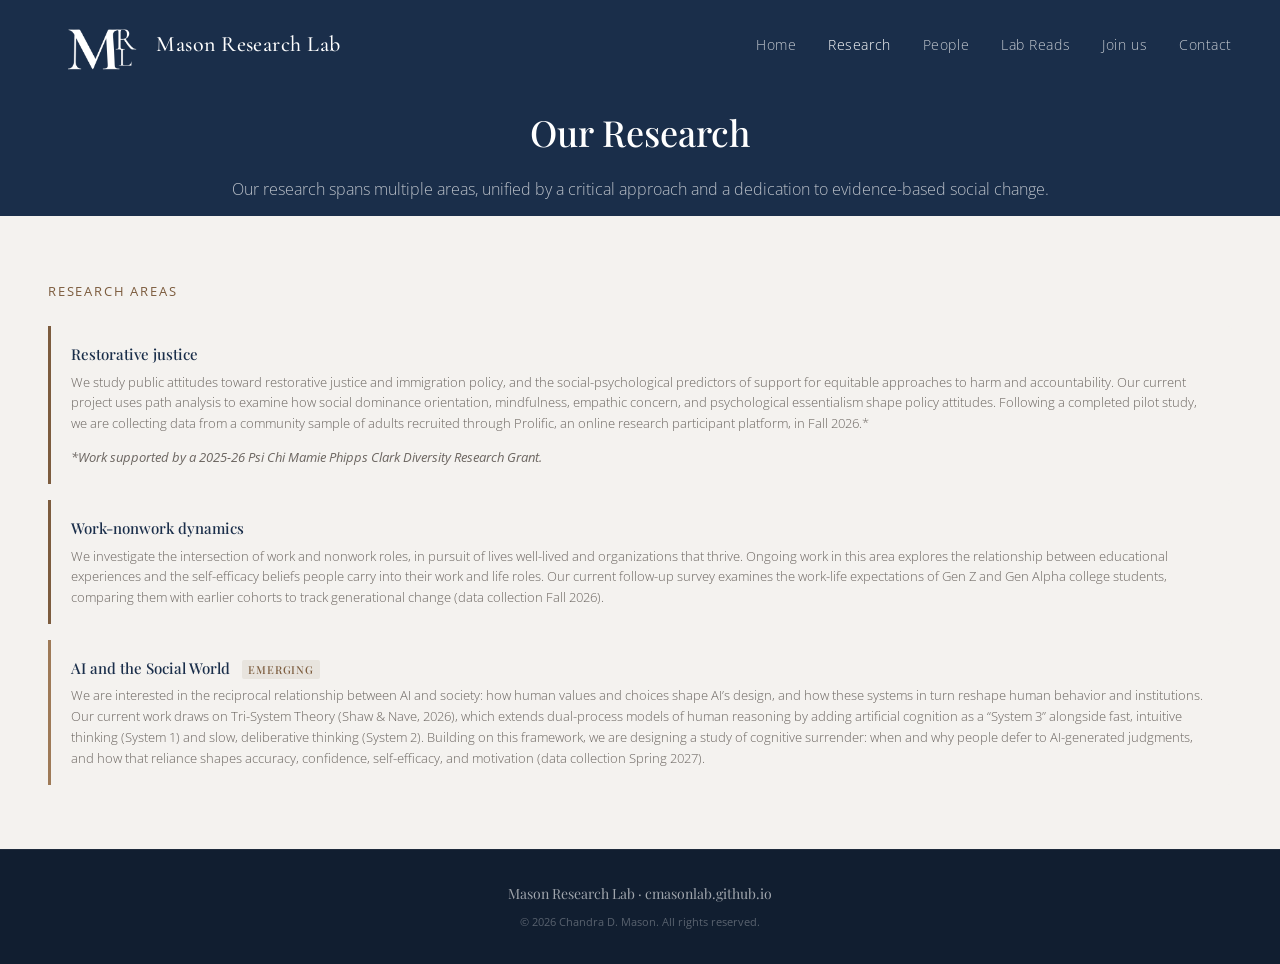
<file: research.html>
<!DOCTYPE html>
<html lang="en">
<head>
  <meta charset="UTF-8">
  <meta name="viewport" content="width=device-width, initial-scale=1.0">
  <title>Research | Mason Research Lab</title>
  <meta name="description" content="Research areas and publications from the Mason Research Lab.">
  <link rel="stylesheet" href="style.css">
</head>
<body>

  <nav>
    <a href="index.html" class="nav-brand">
      <img src="logo.png" alt="Mason Research Lab logo">
      Mason Research Lab
    </a>
    <ul class="nav-links">
      <li><a href="index.html">Home</a></li>
      <li><a href="research.html" class="active">Research</a></li>
      <li><a href="people.html">People</a></li>
      <li><a href="reading.html">Lab Reads</a></li>
      <li><a href="join.html">Join us</a></li>
      <li><a href="contact.html">Contact</a></li>
    </ul>
  </nav>

  <div class="page-header">
    <div class="page-header-content">
      <h1>Our Research</h1>
      <p>Our research spans multiple areas, unified by a critical approach and a dedication to evidence-based social change.</p>
    </div>
  </div>

  <!-- RESEARCH AREAS -->
  <div class="section section-alt">
    <div class="section-label">Research areas</div>
    <div class="pillars" style="margin-top:1.5rem;">
      <div class="pillar">
        <div class="pillar-title">Restorative justice</div>
        <div class="pillar-desc">We study public attitudes toward restorative justice and immigration policy, and the social-psychological predictors of support for equitable approaches to harm and accountability. Our current project uses path analysis to examine how social dominance orientation, mindfulness, empathic concern, and psychological essentialism shape policy attitudes. Following a completed pilot study, we are collecting data from a community sample of adults recruited through Prolific, an online research participant platform, in Fall 2026.*</div>
      <p style="font-size:13px;font-style:italic;color:var(--gray-text);margin-top:0.75rem;">*Work supported by a 2025-26 Psi Chi Mamie Phipps Clark Diversity Research Grant.</p>
      </div>
      <div class="pillar">
        <div class="pillar-title">Work-nonwork dynamics</div>
<div class="pillar-desc">We investigate the intersection of work and nonwork roles, in pursuit of lives well-lived and organizations that thrive. Ongoing work in this area explores the relationship between educational experiences and the self-efficacy beliefs people carry into their work and life roles. Our current follow-up survey examines the work-life expectations of Gen Z and Gen Alpha college students, comparing them with earlier cohorts to track generational change (data collection Fall 2026).</div>      </div>
      <div class="pillar" style="border-left-color:var(--brown-light);">
        <div class="pillar-title">AI and the Social World <span style="font-size:11px;letter-spacing:0.08em;text-transform:uppercase;background:#e8e4de;color:#7c5c3e;padding:2px 6px;border-radius:2px;margin-left:0.5rem;">Emerging</span></div>
<div class="pillar-desc"> We are interested in the reciprocal relationship between AI and society: how human values and choices shape AI’s design, and how these systems in turn reshape human behavior and institutions. Our current work draws on Tri-System Theory (Shaw & Nave, 2026), which extends dual-process models of human reasoning by adding artificial cognition as a “System 3” alongside fast, intuitive thinking (System 1) and slow, deliberative thinking (System 2). Building on this framework, we are designing a study of cognitive surrender: when and why people defer to AI-generated judgments, and how that reliance shapes accuracy, confidence, self-efficacy, and motivation (data collection Spring 2027).</div>
      </div>
  </div>
  </div>


  <footer>
    <div class="footer-brand">Mason Research Lab · cmasonlab.github.io</div>
    <div class="footer-copy">© 2026 Chandra D. Mason. All rights reserved.</div>
  </footer>

</body>
</html>
</file>
<file: style.css>
/* ============================================================
   MASON RESEARCH LAB — Main Stylesheet

   TO CHANGE COLORS: Edit the values in the :root section below.
   TO CHANGE FONTS: Edit the @import line and font-family values.
   ============================================================ */

@import url('https://fonts.googleapis.com/css2?family=Playfair+Display:wght@400;500;600&family=Open+Sans:ital,wght@0,300;0,400;0,500;1,300&family=Cormorant+Garamond:wght@400;500;600&display=swap');

* {
  box-sizing: border-box;
  margin: 0;
  padding: 0;
}

/* ============================================================
   COLOR VARIABLES — Edit these to change the site's colors
   ============================================================ */
:root {
  --navy:        #1a2e4a;   /* Primary — nav, hero, headings */
  --navy-light:  #243d5f;   /* Card backgrounds */
  --navy-dark:   #111e30;   /* Team section, footer */
  --brown:       #7c5c3e;   /* Accent — buttons, borders, labels */
  --brown-light: #9e7a57;   /* Hover states, eyebrow text */
  --gray-bg:     #f4f2ef;   /* Section backgrounds */
  --cream:       #faf8f4;   /* Page background, cards */
  --gray-mid:    #e8e4de;   /* Borders, dividers */
  --gray-text:   #6b6560;   /* Muted text */
  --text-dark:   #2a2420;   /* Main body text */
}

/* ============================================================
   BASE STYLES
   ============================================================ */
body {
  font-family: 'Open Sans', sans-serif;
  background: var(--cream);
  color: var(--text-dark);
  line-height: 1.7;
}

a {
  color: var(--brown);
  text-decoration: none;
}

a:hover {
  text-decoration: underline;
}

/* ============================================================
   NAVIGATION
   ============================================================ */
nav {
  background: var(--navy);
  padding: 0 3rem;
  display: flex;
  align-items: center;
  justify-content: space-between;
  height: 90px;
  position: sticky;
  top: 0;
  z-index: 100;
}

.nav-brand {
  display: flex;
  align-items: center;
  gap: 0.75rem;
  font-family: 'Cormorant Garamond', serif;
  color: #fff;
  font-size: 22px;
  font-weight: 500;
  letter-spacing: 0.02em;
  text-decoration: none;
}

.nav-brand img {
  height: 70px;
}

.nav-links {
  display: flex;
  gap: 2rem;
  list-style: none;
}

.nav-links a {
  color: rgba(255, 255, 255, 0.75);
  text-decoration: none;
  font-size: 14px;
  font-weight: 300;
  letter-spacing: 0.04em;
  transition: color 0.2s;
}

.nav-links a:hover,
.nav-links a.active {
  color: #fff;
}

/* ============================================================
   HERO SECTION (homepage only)
   ============================================================ */
.hero {
  background: var(--navy);
  padding: 5rem 3rem 4rem;
  position: relative;
  overflow: hidden;
  text-align: center;
}

.hero-content {
  position: relative;
  max-width: 100%;
}

.hero h1 {
  font-family: 'Playfair Display', serif;
  font-size: 48px;
  font-weight: 500;
  color: #fff;
  line-height: 1.15;
  margin-bottom: 1.5rem;
}

.hero h1 em {
  font-style: italic;
  color: var(--brown-light);
}

.hero-desc {
  font-size: 17px;
  font-weight: 300;
  color: rgba(255, 255, 255, 0.75);
  line-height: 1.8;
  max-width: 100%;
  margin-bottom: 2rem;
  text-align: center;
}

/* ============================================================
   PAGE HEADER (interior pages)
   ============================================================ */
.page-header {
  background: var(--navy);
  padding: .75rem 3rem;
  position: relative;
  overflow: hidden;
  text-align: center;
}

.page-header-content {
  position: relative;
  width: 100%;
  text-align: center;
}

.page-header h1 {
  font-family: 'Playfair Display', serif;
  font-size: 36px;
  font-weight: 500;
  color: #fff;
  margin-bottom: 0.75rem;
}

.page-header p {
  font-size: 16px;
  font-weight: 300;
  color: rgba(255, 255, 255, 0.7);
  max-width: 100%;
  line-height: 1.8;
  text-align: center;
}

/* ============================================================
   BUTTONS
   ============================================================ */
.btn {
  display: inline-block;
  background: var(--brown);
  color: #fff;
  text-decoration: none;
  padding: 0.75rem 1.75rem;
  font-size: 14px;
  font-weight: 300;
  letter-spacing: 0.06em;
  border-radius: 2px;
  transition: background 0.2s;
}

.btn:hover {
  background: var(--brown-light);
  text-decoration: none;
}

.btn-sm {
  padding: 0.5rem 1.25rem;
  font-size: 13px;
}

/* ============================================================
   SECTIONS
   ============================================================ */
.section {
  padding: 4rem 3rem;
}

.section-alt {
  background: var(--gray-bg);
}

.section-dark {
  background: var(--navy-dark);
}

.section-label {
  font-size: 13px;
  letter-spacing: 0.14em;
  text-transform: uppercase;
  color: var(--brown);
  font-weight: 400;
  margin-bottom: 0.75rem;
}

.section-dark .section-label {
  color: var(--brown-light);
}

.section h2 {
  font-family: 'Playfair Display', serif;
  font-size: 30px;
  font-weight: 500;
  color: var(--navy);
  margin-bottom: 1.25rem;
  line-height: 1.3;
}

.section-dark h2 {
  color: #fff;
}

/* ============================================================
   TWO-COLUMN GRID
   ============================================================ */
.about-grid {
  display: grid;
  grid-template-columns: 1fr 1fr;
  gap: 3rem;
  align-items: start;
}

.about-text {
  font-size: 16px;
  font-weight: 300;
  line-height: 1.85;
  color: var(--text-dark);
}

.about-text p {
  margin-bottom: 1rem;
}

/* ============================================================
   PILLARS
   ============================================================ */
.pillars {
  display: flex;
  flex-direction: column;
  gap: 1rem;
}

.pillar {
  background: var(--gray-bg);
  border-left: 3px solid var(--brown);
  padding: 1rem 1.25rem;
  border-radius: 0 4px 4px 0;
}

.pillar-title {
  font-family: 'Playfair Display', serif;
  font-size: 15px;
  font-weight: 500;
  color: var(--navy);
  margin-bottom: 0.25rem;
}

.pillar-desc {
  font-size: 13px;
  font-weight: 300;
  color: var(--gray-text);
  line-height: 1.6;
}

/* Dark pillar card — used on people page */
.pillar-card {
  background: var(--navy-light);
  border-left: 3px solid var(--brown);
  border-radius: 4px;
  padding: 1.5rem;
}

/* ============================================================
   TEAM / PEOPLE
   ============================================================ */
.member-list {
  display: flex;
  flex-direction: column;
  gap: 1.25rem;
  margin-top: 1rem;
}

.member-name {
  font-family: 'Playfair Display', serif;
  font-size: 16px;
  font-weight: 500;
  color: #fff;
  margin-bottom: 0.15rem;
}

.member-years {
  font-size: 12px;
  color: rgba(255, 255, 255, 0.35);
  font-family: 'Open Sans', sans-serif;
  font-weight: 300;
  margin-left: 0.4rem;
}

.member-role {
  font-size: 13px;
  font-weight: 300;
  color: rgba(255, 255, 255, 0.5);
}

.member-bio {
  font-size: 14px;
  font-weight: 300;
  color: rgba(255, 255, 255, 0.65);
  line-height: 1.7;
  margin-top: 0.4rem;
}

/* ============================================================
   CONTENT BLOCKS (interior pages)
   ============================================================ */
.content-block {
  max-width: 720px;
}

.content-block p {
  font-size: 16px;
  font-weight: 300;
  line-height: 1.85;
  margin-bottom: 1.25rem;
  color: var(--text-dark);
}

.content-block h3 {
  font-family: 'Playfair Display', serif;
  font-size: 20px;
  font-weight: 500;
  color: var(--navy);
  margin: 2rem 0 0.75rem;
}

/* ============================================================
   PUBLICATION LIST
   ============================================================ */
.pub-list {
  list-style: none;
  display: flex;
  flex-direction: column;
  gap: 1.25rem;
  margin-top: 1.5rem;
}

.pub-item {
  background: var(--cream);
  border: 0.5px solid var(--gray-mid);
  border-radius: 4px;
  padding: 1.25rem 1.5rem;
  border-left: 3px solid var(--brown);
  text-indent: -2rem;
  padding-left: 3.5rem;
}

.pub-title {
  font-family: 'Playfair Display', serif;
  font-size: 15px;
  font-weight: 500;
  color: var(--navy);
  margin-bottom: 0.35rem;
  line-height: 1.4;
}

.pub-authors {
  font-size: 13px;
  font-weight: 300;
  color: var(--gray-text);
  margin-bottom: 0.25rem;
}

.pub-journal {
  font-size: 13px;
  font-weight: 300;
  color: var(--brown);
  font-style: italic;
}

/* ============================================================
   JOIN PAGE
   ============================================================ */
.join-grid {
  display: grid;
  grid-template-columns: 1fr 1fr;
  gap: 3rem;
  align-items: start;
}

.join-card {
  background: var(--gray-bg);
  border-left: 3px solid var(--brown);
  padding: 1.5rem;
  border-radius: 0 4px 4px 0;
}

.join-card h3 {
  font-family: 'Playfair Display', serif;
  font-size: 18px;
  font-weight: 500;
  color: var(--navy);
  margin-bottom: 0.75rem;
}

.join-card p {
  font-size: 14px;
  font-weight: 300;
  color: var(--gray-text);
  line-height: 1.7;
  margin-bottom: 1rem;
}

/* ============================================================
   FOOTER
   ============================================================ */
footer {
  background: var(--navy-dark);
  border-top: 1px solid rgba(255, 255, 255, 0.06);
  padding: 2rem 3rem;
  display: flex;
  flex-direction: column;
  align-items: center;
  gap: 0.5rem;
  text-align: center;
}

.footer-brand {
  font-family: 'Playfair Display', serif;
  color: rgba(255, 255, 255, 0.6);
  font-size: 14px;
}

.footer-copy {
  font-size: 11px;
  color: rgba(255, 255, 255, 0.3);
}

/* ============================================================
   MOBILE RESPONSIVE — screens under 768px
   ============================================================ */
@media (max-width: 768px) {

  nav {
    padding: 0 1.25rem;
    height: auto;
    flex-wrap: wrap;
    gap: 0.5rem;
    padding: 0.75rem 1.25rem;
  }

  .nav-brand img {
    height: 50px;
  }

  .nav-links {
    gap: 0.75rem;
    flex-wrap: wrap;
  }

  .nav-links a {
    font-size: 12px;
  }

  .hero {
    padding: 3rem 1.25rem;
  }

  .hero h1 {
    font-size: 32px;
  }

  .section {
    padding: 2.5rem 1.25rem;
  }

  .about-grid,
  .join-grid {
    grid-template-columns: 1fr;
  }

  .page-header {
    padding: 2rem 1.25rem;
  }

  footer {
    padding: 1.5rem 1.25rem;
  }
}
</file>
